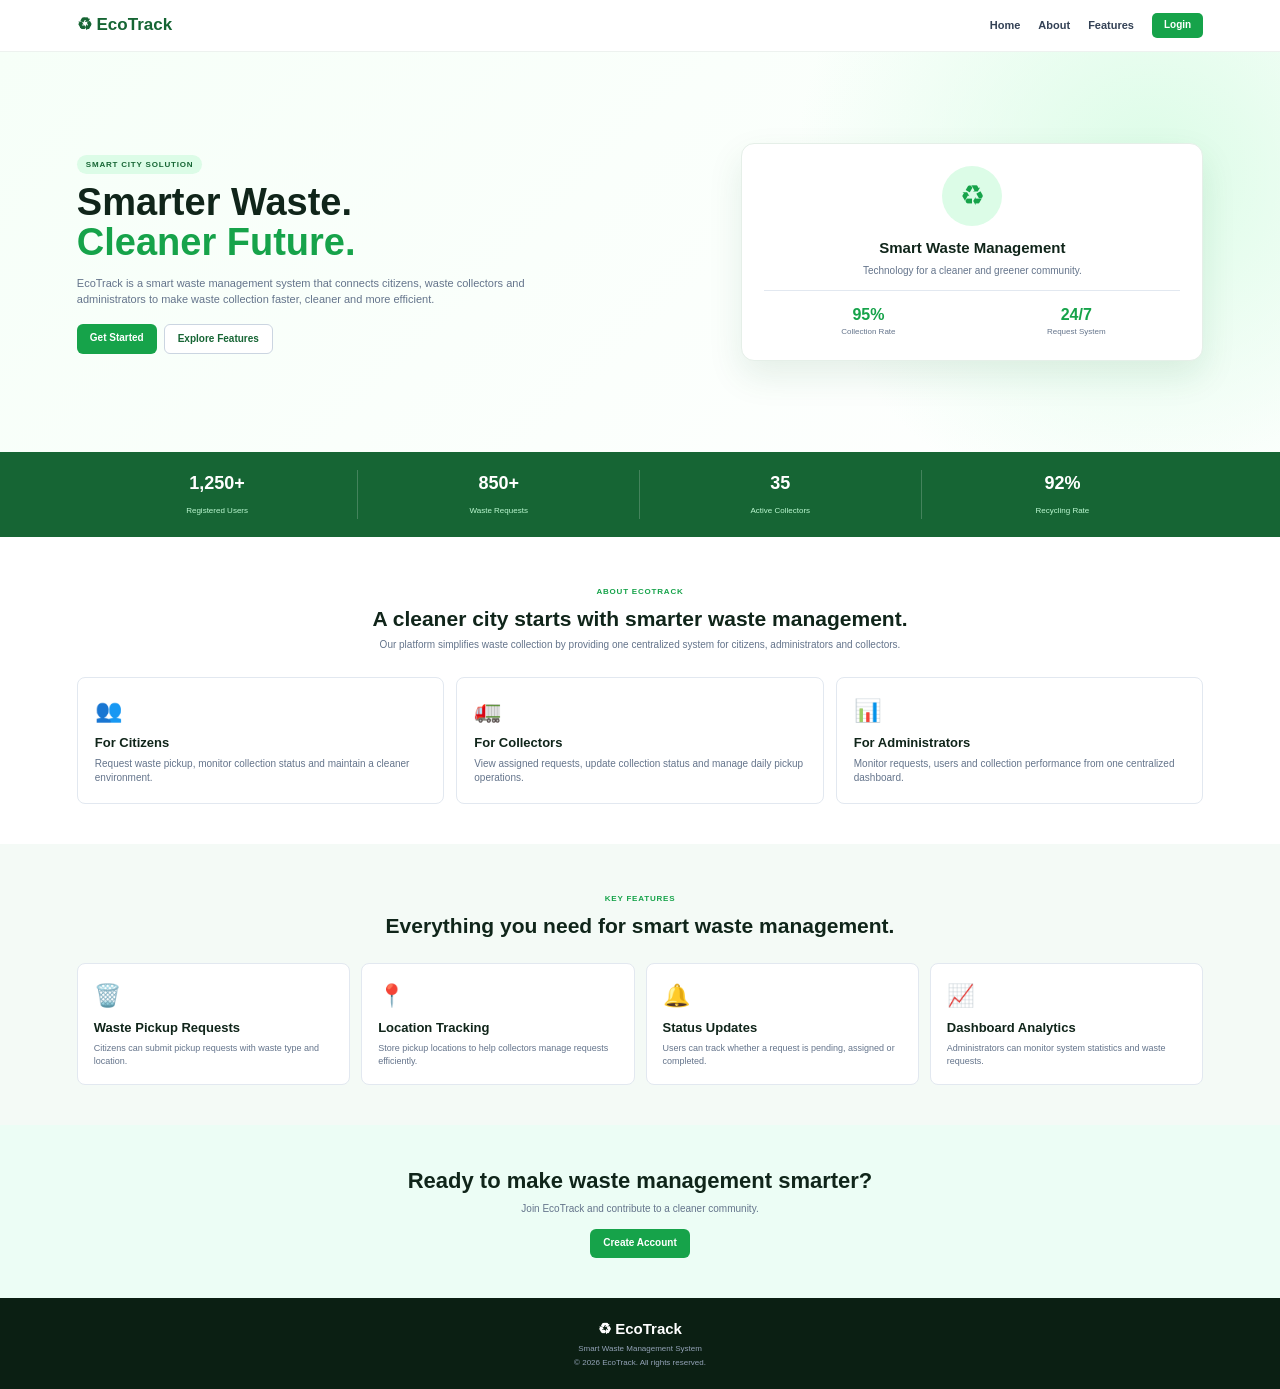
<file: frontend/index.html>
<!DOCTYPE html>
<html lang="en">
<head>
    <meta charset="UTF-8">
    <meta name="viewport" content="width=device-width, initial-scale=1.0">
    <title>EcoTrack - Smart Waste Management</title>
    <link rel="stylesheet" href="css/style.css">
</head>

<body>

<header class="navbar">
    <div class="logo">♻ EcoTrack</div>

    <nav>
        <a href="index.html">Home</a>
        <a href="#about">About</a>
        <a href="#features">Features</a>
        <a href="login.html" class="nav-btn">Login</a>
    </nav>
</header>

<section class="hero">
    <div class="hero-content">
        <span class="badge">SMART CITY SOLUTION</span>

        <h1>Smarter Waste.<br><span>Cleaner Future.</span></h1>

        <p>
            EcoTrack is a smart waste management system that connects
            citizens, waste collectors and administrators to make waste
            collection faster, cleaner and more efficient.
        </p>

        <div class="hero-buttons">
            <a href="register.html" class="btn primary">Get Started</a>
            <a href="#features" class="btn secondary">Explore Features</a>
        </div>
    </div>

    <div class="hero-card">
        <div class="circle-icon">♻</div>
        <h3>Smart Waste Management</h3>
        <p>Technology for a cleaner and greener community.</p>

        <div class="mini-stats">
            <div>
                <strong>95%</strong>
                <span>Collection Rate</span>
            </div>
            <div>
                <strong>24/7</strong>
                <span>Request System</span>
            </div>
        </div>
    </div>
</section>

<section class="stats">
    <div>
        <strong>1,250+</strong>
        <span>Registered Users</span>
    </div>

    <div>
        <strong>850+</strong>
        <span>Waste Requests</span>
    </div>

    <div>
        <strong>35</strong>
        <span>Active Collectors</span>
    </div>

    <div>
        <strong>92%</strong>
        <span>Recycling Rate</span>
    </div>
</section>

<section id="about" class="section">
    <div class="section-title">
        <span>ABOUT ECOTRACK</span>
        <h2>A cleaner city starts with smarter waste management.</h2>
        <p>
            Our platform simplifies waste collection by providing one
            centralized system for citizens, administrators and collectors.
        </p>
    </div>

    <div class="about-grid">
        <div class="about-card">
            <div class="feature-icon">👥</div>
            <h3>For Citizens</h3>
            <p>
                Request waste pickup, monitor collection status and maintain
                a cleaner environment.
            </p>
        </div>

        <div class="about-card">
            <div class="feature-icon">🚛</div>
            <h3>For Collectors</h3>
            <p>
                View assigned requests, update collection status and manage
                daily pickup operations.
            </p>
        </div>

        <div class="about-card">
            <div class="feature-icon">📊</div>
            <h3>For Administrators</h3>
            <p>
                Monitor requests, users and collection performance from one
                centralized dashboard.
            </p>
        </div>
    </div>
</section>

<section id="features" class="section light">
    <div class="section-title">
        <span>KEY FEATURES</span>
        <h2>Everything you need for smart waste management.</h2>
    </div>

    <div class="feature-grid">

        <div class="feature-box">
            <div class="feature-icon">🗑️</div>
            <h3>Waste Pickup Requests</h3>
            <p>Citizens can submit pickup requests with waste type and location.</p>
        </div>

        <div class="feature-box">
            <div class="feature-icon">📍</div>
            <h3>Location Tracking</h3>
            <p>Store pickup locations to help collectors manage requests efficiently.</p>
        </div>

        <div class="feature-box">
            <div class="feature-icon">🔔</div>
            <h3>Status Updates</h3>
            <p>Users can track whether a request is pending, assigned or completed.</p>
        </div>

        <div class="feature-box">
            <div class="feature-icon">📈</div>
            <h3>Dashboard Analytics</h3>
            <p>Administrators can monitor system statistics and waste requests.</p>
        </div>
    </div>
</section>

<section class="cta">
    <h2>Ready to make waste management smarter?</h2>
    <p>Join EcoTrack and contribute to a cleaner community.</p>
    <a href="register.html" class="btn primary">Create Account</a>
</section>

<footer>
    <div class="logo">♻ EcoTrack</div>
    <p>Smart Waste Management System</p>
    <p>© 2026 EcoTrack. All rights reserved.</p>
</footer>

<script src="js/app.js"></script>

</body>
</html>
</file>
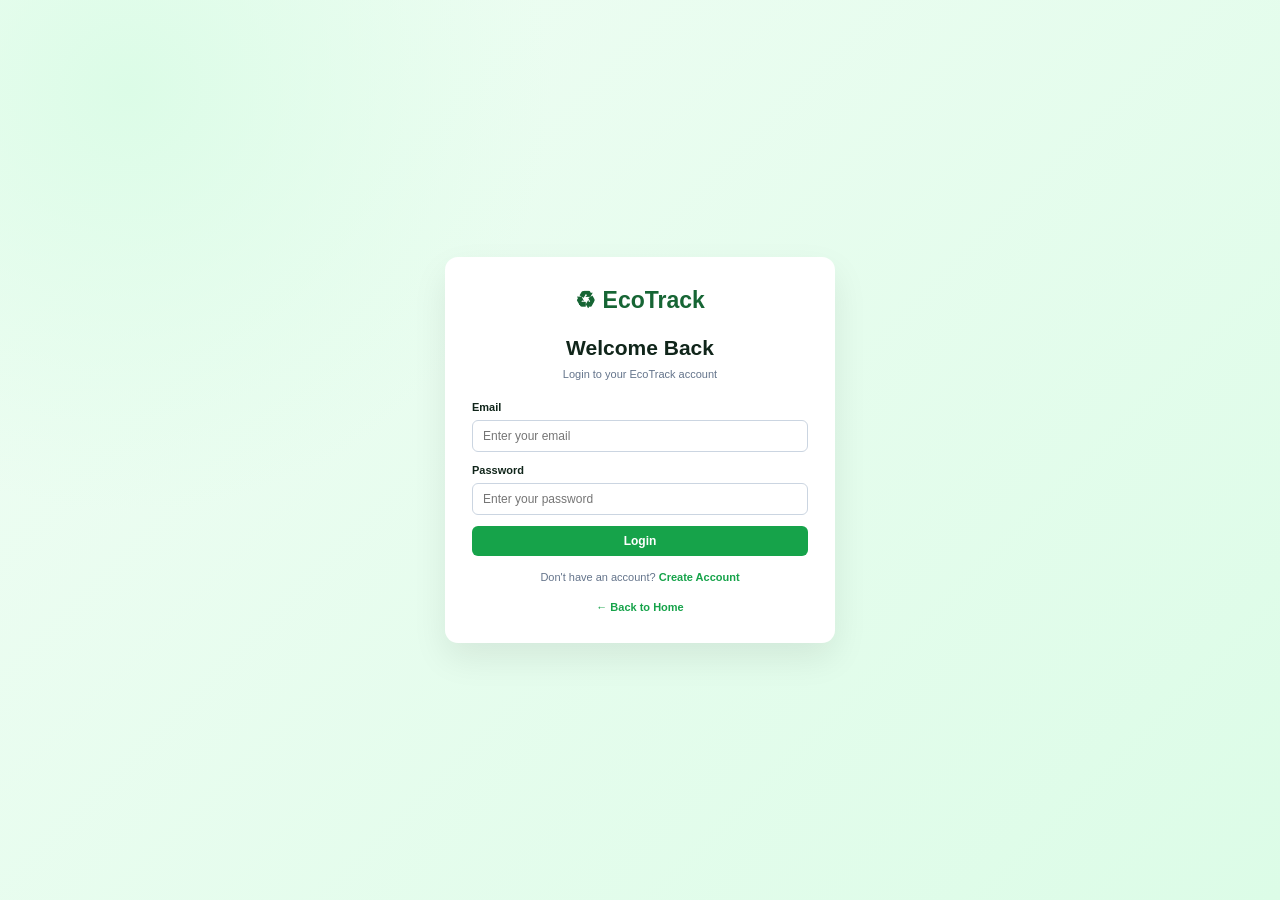
<file: frontend/admin.html>
<!DOCTYPE html>
<html lang="en">

<head>
    <meta charset="UTF-8">
    <meta name="viewport" content="width=device-width, initial-scale=1.0">

    <title>EcoTrack - Admin Dashboard</title>

    <link rel="stylesheet" href="css/style.css">
</head>

<body class="dashboard-body">

    <!-- NAVBAR -->

    <header class="dashboard-nav">

        <div class="logo">
            ♻ EcoTrack
        </div>

        <div class="user-info">

            <span>
                Administrator
            </span>

            <div class="avatar">
                A
            </div>

            <button
                class="logout-btn"
                onclick="logout()">
                Logout
            </button>

        </div>

    </header>


    <!-- DASHBOARD -->

    <main class="dashboard">

        <div class="dashboard-header">

            <h1>Admin Dashboard</h1>

            <p>
                Monitor waste requests and collection operations.
            </p>

        </div>


        <!-- STATISTICS -->

        <div class="dashboard-cards">

            <div class="dashboard-card">

                <span>Total Requests</span>

                <strong id="adminTotal">
                    0
                </strong>

            </div>


            <div class="dashboard-card">

                <span>Pending</span>

                <strong id="adminPending">
                    0
                </strong>

            </div>


            <div class="dashboard-card">

                <span>Assigned</span>

                <strong id="adminAssigned">
                    0
                </strong>

            </div>


            <div class="dashboard-card">

                <span>Completed</span>

                <strong id="adminCompleted">
                    0
                </strong>

            </div>

        </div>


        <!-- REQUEST MANAGEMENT -->

        <section class="panel">

            <h2>Waste Pickup Requests</h2>

            <div class="table-wrapper">

                <table>

                    <thead>

                        <tr>

                            <th>ID</th>

                            <th>Waste</th>

                            <th>Quantity</th>

                            <th>Address</th>

                            <th>Date</th>

                            <th>Status</th>

                            <th>Action</th>

                        </tr>

                    </thead>

                    <tbody id="adminRequestTable">

                        <tr>

                            <td
                                colspan="7"
                                style="text-align:center;">

                                No requests available.

                            </td>

                        </tr>

                    </tbody>

                </table>

            </div>

        </section>


        <!-- USERS -->

        <section class="panel">

            <h2>Registered Users</h2>

            <div class="table-wrapper">

                <table>

                    <thead>

                        <tr>

                            <th>Name</th>

                            <th>Email</th>

                            <th>Phone</th>

                            <th>Role</th>

                        </tr>

                    </thead>

                    <tbody id="adminUserTable">

                        <tr>

                            <td
                                colspan="4"
                                style="text-align:center;">

                                No registered users.

                            </td>

                        </tr>

                    </tbody>

                </table>

            </div>

        </section>

    </main>


    <script src="js/app.js"></script>

</body>

</html>
</file>
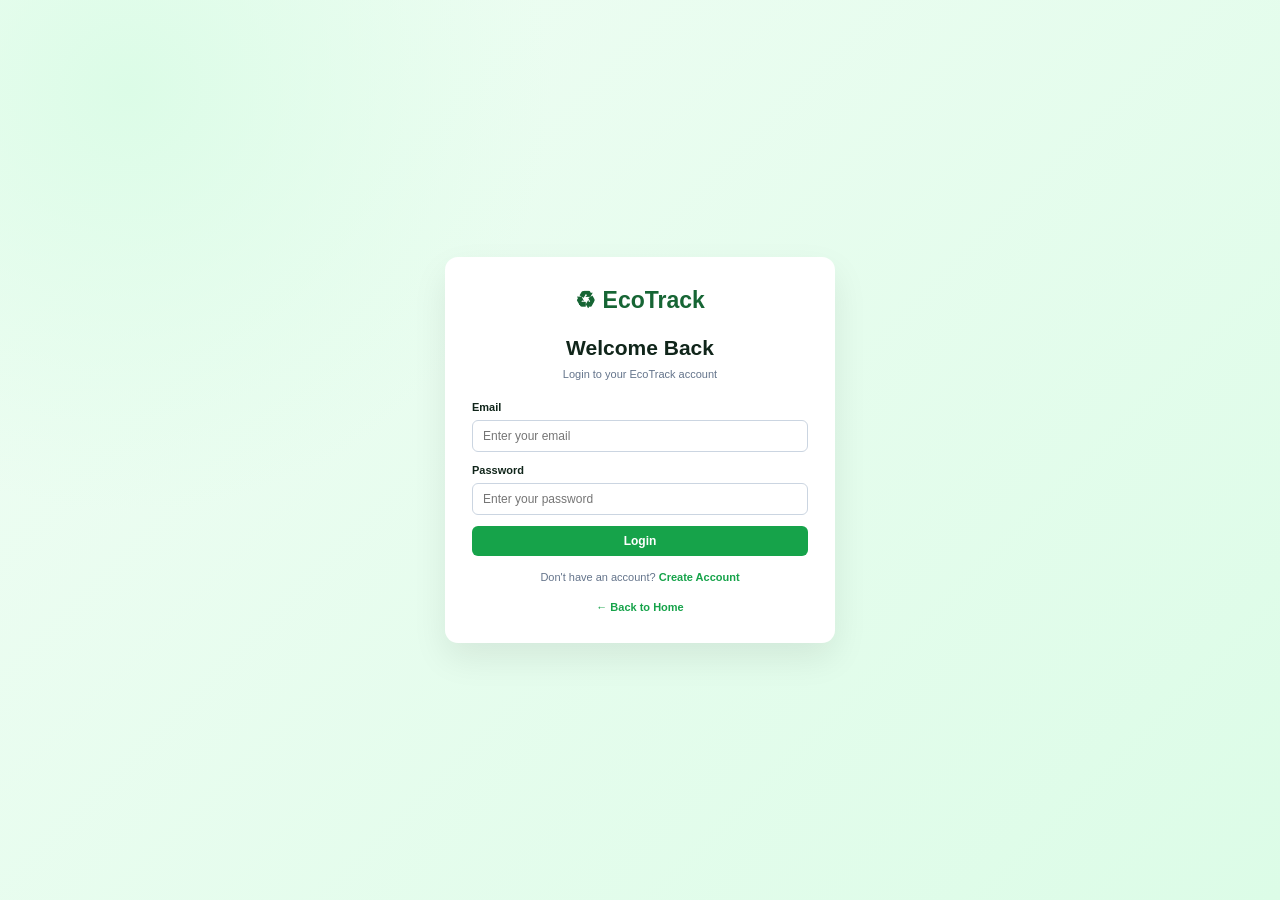
<file: frontend/collector.html>
<!DOCTYPE html>
<html lang="en">

<head>
    <meta charset="UTF-8">
    <meta name="viewport" content="width=device-width, initial-scale=1.0">

    <title>EcoTrack - Collector Dashboard</title>

    <link rel="stylesheet" href="css/style.css">
</head>

<body class="dashboard-body">

    <!-- ==========================================
         NAVBAR
         ========================================== -->

    <header class="dashboard-nav">

        <div class="logo">
            ♻ EcoTrack
        </div>

        <div class="user-info">

            <span>
                Waste Collector
            </span>

            <div class="avatar">
                C
            </div>

            <button
                class="logout-btn"
                onclick="logout()">
                Logout
            </button>

        </div>

    </header>


    <!-- ==========================================
         MAIN DASHBOARD
         ========================================== -->

    <main class="dashboard">

        <div class="dashboard-header">

            <h1>Collector Dashboard</h1>

            <p>
                View assigned waste pickups and update collection status.
            </p>

        </div>


        <!-- ======================================
             STATISTICS
             ====================================== -->

        <div class="dashboard-cards">

            <div class="dashboard-card">

                <span>Total Requests</span>

                <strong id="collectorTotal">
                    0
                </strong>

            </div>


            <div class="dashboard-card">

                <span>Pending</span>

                <strong id="collectorPending">
                    0
                </strong>

            </div>


            <div class="dashboard-card">

                <span>Assigned</span>

                <strong id="collectorAssigned">
                    0
                </strong>

            </div>


            <div class="dashboard-card">

                <span>Completed</span>

                <strong id="collectorCompleted">
                    0
                </strong>

            </div>

        </div>


        <!-- ======================================
             ASSIGNED REQUESTS
             ====================================== -->

        <section class="panel">

            <h2>Assigned Waste Requests</h2>

            <div class="table-wrapper">

                <table>

                    <thead>

                        <tr>

                            <th>ID</th>

                            <th>Waste Type</th>

                            <th>Quantity</th>

                            <th>Pickup Address</th>

                            <th>Date</th>

                            <th>Time</th>

                            <th>Status</th>

                            <th>Action</th>

                        </tr>

                    </thead>


                    <tbody id="collectorRequestTable">

                        <tr>

                            <td
                                colspan="8"
                                style="text-align:center;">

                                No assigned requests.

                            </td>

                        </tr>

                    </tbody>

                </table>

            </div>

        </section>


        <!-- ======================================
             COLLECTION INFORMATION
             ====================================== -->

        <section class="panel">

            <h2>Collection Instructions</h2>

            <p style="font-size:11px; color:#64748b;">

                Collect the assigned waste from the specified
                location and update the request after successful
                collection.

            </p>

        </section>

    </main>


    <script src="js/app.js"></script>

</body>

</html>
</file>
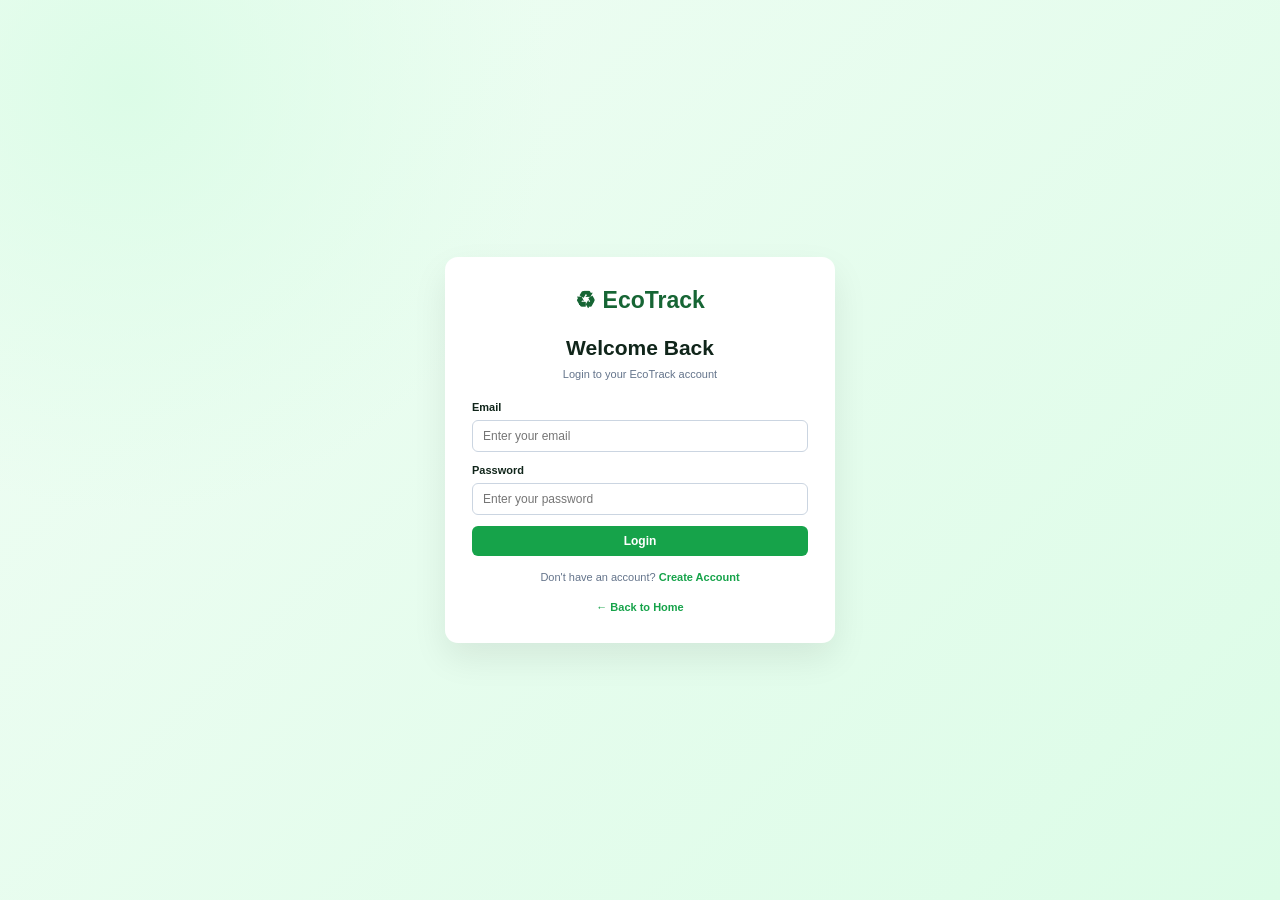
<file: frontend/dashboard.html>
<!DOCTYPE html>
<html lang="en">

<head>
    <meta charset="UTF-8">
    <meta name="viewport" content="width=device-width, initial-scale=1.0">

    <title>EcoTrack - Citizen Dashboard</title>

    <link rel="stylesheet" href="css/style.css">
</head>

<body class="dashboard-body">

    <!-- ==========================================
         NAVBAR
         ========================================== -->

    <header class="dashboard-nav">

        <div class="logo">
            ♻ EcoTrack
        </div>

        <div class="user-info">

            <span>
                Welcome, <strong class="user-name">Citizen</strong>
            </span>

            <div class="avatar">
                C
            </div>

            <button
                class="logout-btn"
                onclick="logout()">
                Logout
            </button>

        </div>

    </header>


    <!-- ==========================================
         DASHBOARD
         ========================================== -->

    <main class="dashboard">

        <!-- Header -->

        <div class="dashboard-header">

            <h1>Citizen Dashboard</h1>

            <p>
                Request waste pickup and track your collection status.
            </p>

        </div>


        <!-- ======================================
             STATISTICS
             ====================================== -->

        <div class="dashboard-cards">

            <div class="dashboard-card">

                <span>Total Requests</span>

                <strong id="totalRequests">
                    0
                </strong>

            </div>


            <div class="dashboard-card">

                <span>Pending</span>

                <strong id="pendingRequests">
                    0
                </strong>

            </div>


            <div class="dashboard-card">

                <span>Assigned</span>

                <strong id="assignedRequests">
                    0
                </strong>

            </div>


            <div class="dashboard-card">

                <span>Completed</span>

                <strong id="completedRequests">
                    0
                </strong>

            </div>

        </div>


        <!-- ======================================
             REQUEST WASTE PICKUP
             ====================================== -->

        <section class="panel">

            <h2>Request Waste Pickup</h2>

            <form
                id="wasteRequestForm"
                class="request-form">

                <!-- Waste Type -->

                <div class="form-group">

                    <label for="wasteType">
                        Waste Type
                    </label>

                    <select
                        id="wasteType"
                        required>

                        <option value="">
                            Select waste type
                        </option>

                        <option value="Plastic">
                            Plastic
                        </option>

                        <option value="Paper">
                            Paper
                        </option>

                        <option value="Organic">
                            Organic
                        </option>

                        <option value="Glass">
                            Glass
                        </option>

                        <option value="Metal">
                            Metal
                        </option>

                        <option value="Electronic">
                            Electronic Waste
                        </option>

                        <option value="Mixed">
                            Mixed Waste
                        </option>

                    </select>

                </div>


                <!-- Quantity -->

                <div class="form-group">

                    <label for="quantity">
                        Quantity
                    </label>

                    <select
                        id="quantity"
                        required>

                        <option value="">
                            Select quantity
                        </option>

                        <option value="Small">
                            Small
                        </option>

                        <option value="Medium">
                            Medium
                        </option>

                        <option value="Large">
                            Large
                        </option>

                    </select>

                </div>


                <!-- Address -->

                <div class="form-group full">

                    <label for="address">
                        Pickup Address
                    </label>

                    <input
                        type="text"
                        id="address"
                        placeholder="Enter pickup location"
                        required>

                </div>


                <!-- Date -->

                <div class="form-group">

                    <label for="pickupDate">
                        Pickup Date
                    </label>

                    <input
                        type="date"
                        id="pickupDate"
                        required>

                </div>


                <!-- Time -->

                <div class="form-group">

                    <label for="pickupTime">
                        Preferred Time
                    </label>

                    <select
                        id="pickupTime"
                        required>

                        <option value="">
                            Select time
                        </option>

                        <option value="Morning">
                            Morning
                        </option>

                        <option value="Afternoon">
                            Afternoon
                        </option>

                        <option value="Evening">
                            Evening
                        </option>

                    </select>

                </div>


                <!-- Notes -->

                <div class="form-group full">

                    <label for="notes">
                        Additional Notes
                    </label>

                    <textarea
                        id="notes"
                        placeholder="Any additional information..."
                        rows="2">
                    </textarea>

                </div>


                <!-- Submit -->

                <div class="full">

                    <button
                        type="submit"
                        class="btn primary">

                        Submit Pickup Request

                    </button>

                </div>

            </form>

        </section>


        <!-- ======================================
             MY REQUESTS
             ====================================== -->

        <section class="panel">

            <h2>My Waste Requests</h2>

            <div class="table-wrapper">

                <table>

                    <thead>

                        <tr>

                            <th>ID</th>

                            <th>Waste Type</th>

                            <th>Quantity</th>

                            <th>Address</th>

                            <th>Date</th>

                            <th>Status</th>

                        </tr>

                    </thead>


                    <tbody id="requestTableBody">

                        <tr>

                            <td
                                colspan="6"
                                style="text-align:center;">

                                No waste requests yet.

                            </td>

                        </tr>

                    </tbody>

                </table>

            </div>

        </section>

    </main>


    <script src="js/app.js"></script>

</body>

</html>
</file>
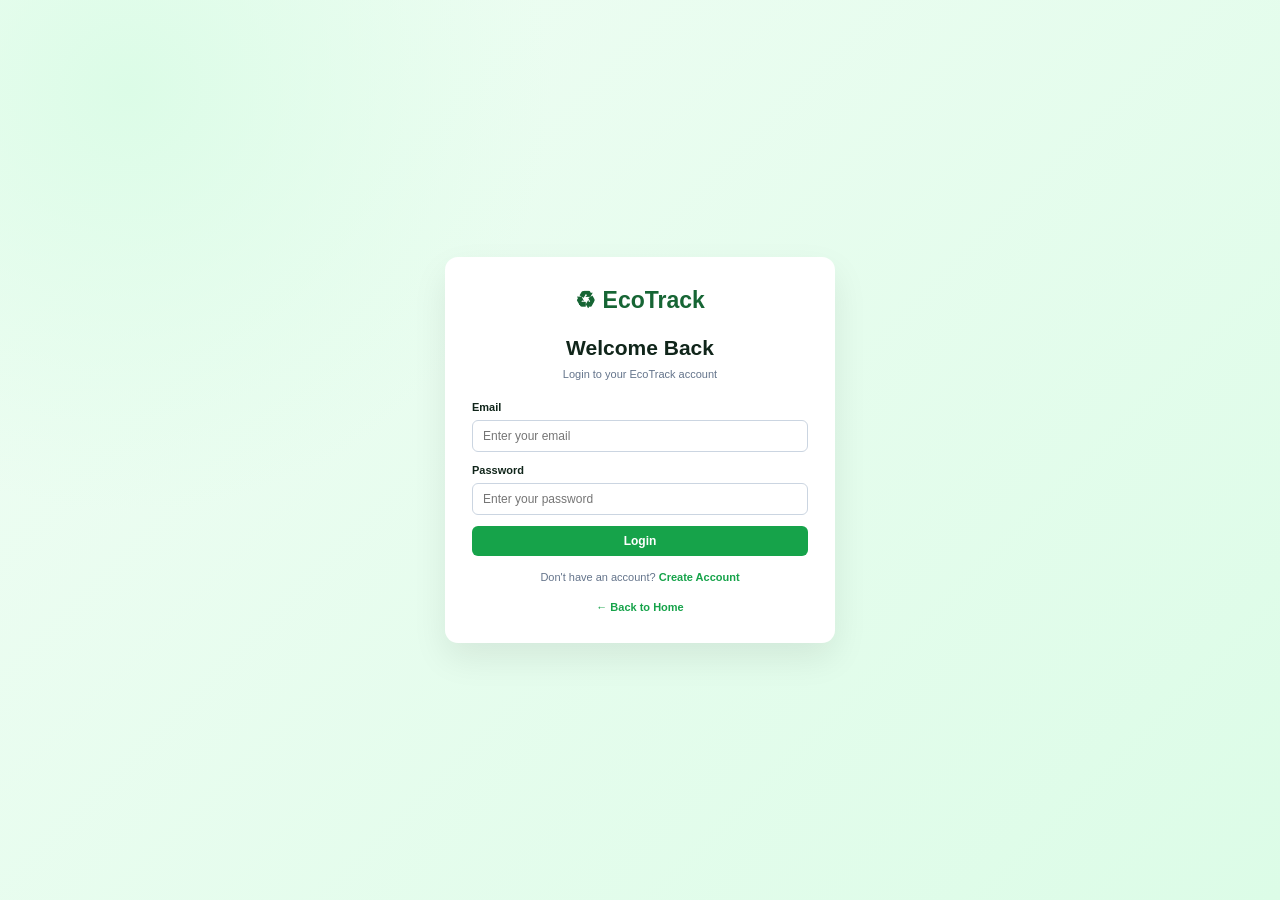
<file: frontend/login.html>
<!DOCTYPE html>
<html lang="en">
<head>
    <meta charset="UTF-8">
    <meta name="viewport" content="width=device-width, initial-scale=1.0">
    <title>EcoTrack - Login</title>
    <link rel="stylesheet" href="css/style.css">
</head>

<body>

<div class="auth-page">

    <div class="auth-card">

        <div class="auth-logo">
            <h1>♻ EcoTrack</h1>
        </div>

        <h2>Welcome Back</h2>

        <p class="auth-subtitle">
            Login to your EcoTrack account
        </p>

        <form id="loginForm">

            <div class="form-group">
                <label for="loginEmail">Email</label>
                <input
                    type="email"
                    id="loginEmail"
                    placeholder="Enter your email"
                    required
                >
            </div>

            <div class="form-group">
                <label for="loginPassword">Password</label>
                <input
                    type="password"
                    id="loginPassword"
                    placeholder="Enter your password"
                    required
                >
            </div>

            <button type="submit" class="btn primary full-btn">
                Login
            </button>

        </form>

        <p class="auth-footer">
            Don't have an account?
            <a href="register.html">Create Account</a>
        </p>

        <p class="auth-footer">
            <a href="index.html">← Back to Home</a>
        </p>

    </div>

</div>

<script src="js/app.js"></script>

</body>
</html>
</file>
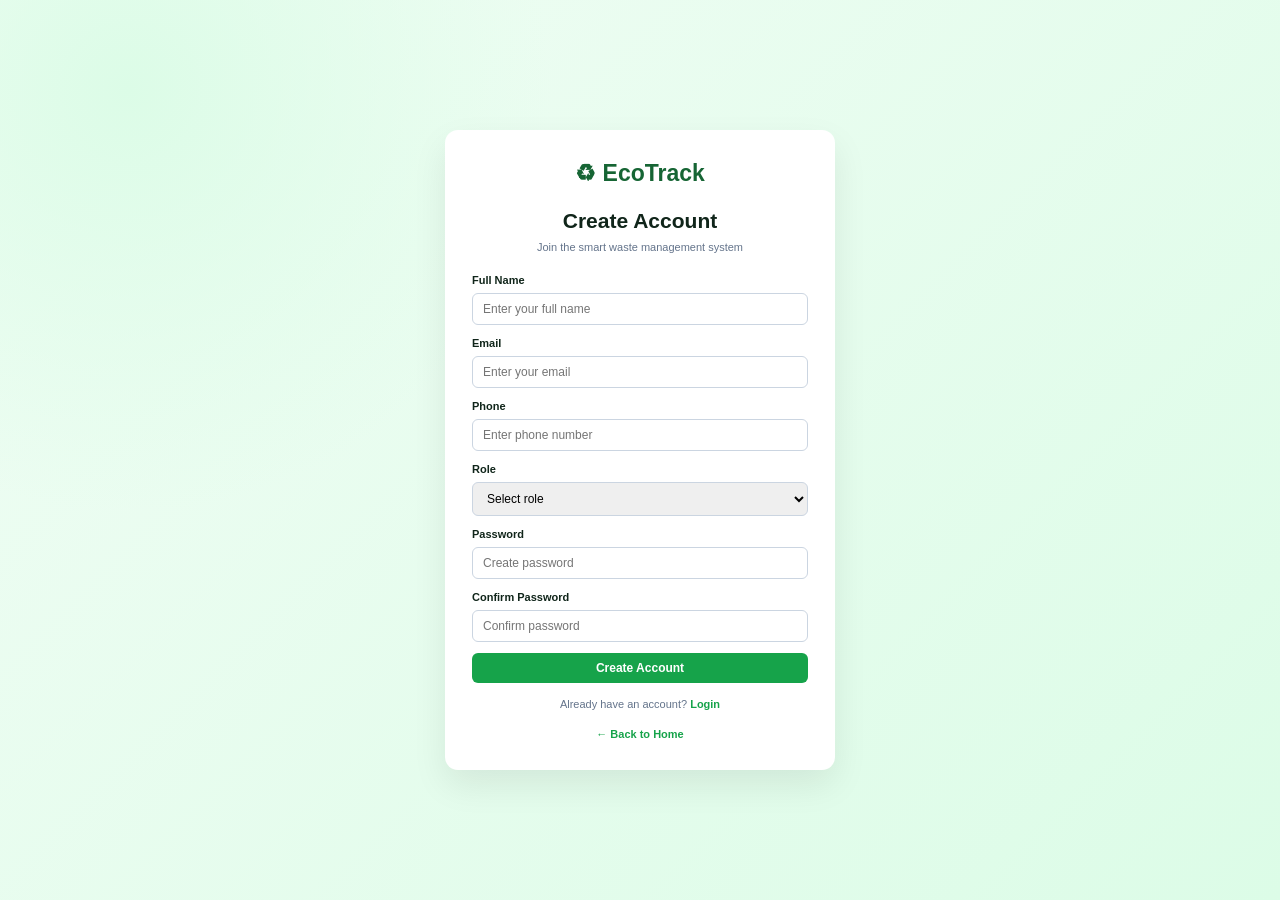
<file: frontend/register.html>
<!DOCTYPE html>
<html lang="en">
<head>
    <meta charset="UTF-8">
    <meta name="viewport" content="width=device-width, initial-scale=1.0">
    <title>EcoTrack - Register</title>
    <link rel="stylesheet" href="css/style.css">
</head>

<body>

<div class="auth-page">

    <div class="auth-card">

        <div class="auth-logo">
            <h1>♻ EcoTrack</h1>
        </div>

        <h2>Create Account</h2>

        <p class="auth-subtitle">
            Join the smart waste management system
        </p>

        <form id="registerForm">

            <div class="form-group">
                <label for="registerName">Full Name</label>
                <input
                    type="text"
                    id="registerName"
                    placeholder="Enter your full name"
                    required
                >
            </div>

            <div class="form-group">
                <label for="registerEmail">Email</label>
                <input
                    type="email"
                    id="registerEmail"
                    placeholder="Enter your email"
                    required
                >
            </div>

            <div class="form-group">
                <label for="registerPhone">Phone</label>
                <input
                    type="tel"
                    id="registerPhone"
                    placeholder="Enter phone number"
                    required
                >
            </div>

            <div class="form-group">
                <label for="registerRole">Role</label>

                <select id="registerRole" required>
                    <option value="">Select role</option>
                    <option value="citizen">Citizen</option>
                    <option value="collector">Waste Collector</option>
                </select>
            </div>

            <div class="form-group">
                <label for="registerPassword">Password</label>

                <input
                    type="password"
                    id="registerPassword"
                    placeholder="Create password"
                    required
                >
            </div>

            <div class="form-group">
                <label for="confirmPassword">Confirm Password</label>

                <input
                    type="password"
                    id="confirmPassword"
                    placeholder="Confirm password"
                    required
                >
            </div>

            <button type="submit" class="btn primary full-btn">
                Create Account
            </button>

        </form>

        <p class="auth-footer">
            Already have an account?
            <a href="login.html">Login</a>
        </p>

        <p class="auth-footer">
            <a href="index.html">← Back to Home</a>
        </p>

    </div>

</div>

<script src="js/app.js"></script>

</body>
</html>
</file>
<file: frontend/css/style.css>
/* =========================================================
   ECOTRACK - SMART WASTE MANAGEMENT SYSTEM
   COMPLETE COMPACT CSS
   ========================================================= */

* {
    margin: 0;
    padding: 0;
    box-sizing: border-box;
}

:root {
    --green: #16a34a;
    --dark-green: #166534;
    --light-green: #dcfce7;
    --dark: #10251a;
    --gray: #64748b;
    --light: #f4faf6;
    --white: #ffffff;
    --border: #e2e8f0;
    --red: #dc2626;
    --blue: #2563eb;
    --orange: #d97706;
}

html {
    scroll-behavior: smooth;
}

body {
    font-family: Arial, Helvetica, sans-serif;
    background: #ffffff;
    color: var(--dark);
    line-height: 1.45;
}

/* =========================================================
   COMMON
   ========================================================= */

a {
    color: inherit;
}

button,
input,
select,
textarea {
    font-family: inherit;
}

.btn {
    display: inline-block;
    text-decoration: none;
    border: none;
    cursor: pointer;
    padding: 8px 15px;
    border-radius: 6px;
    font-size: 11px;
    font-weight: 700;
    transition: .2s;
}

.primary {
    background: var(--green);
    color: white;
}

.primary:hover {
    background: var(--dark-green);
}

.secondary {
    background: white;
    color: var(--dark-green);
    border: 1px solid #cbd5e1;
}

.secondary:hover {
    border-color: var(--green);
}

/* =========================================================
   HOME NAVBAR
   ========================================================= */

.navbar {
    height: 52px;
    padding: 0 6%;
    display: flex;
    align-items: center;
    justify-content: space-between;
    background: white;
    border-bottom: 1px solid #edf2ef;
    position: sticky;
    top: 0;
    z-index: 100;
}

.logo {
    color: var(--dark-green);
    font-size: 17px;
    font-weight: 800;
}

.navbar nav {
    display: flex;
    align-items: center;
    gap: 18px;
}

.navbar a {
    text-decoration: none;
    color: #334155;
    font-size: 11px;
    font-weight: 600;
}

.navbar a:hover {
    color: var(--green);
}

.nav-btn {
    background: var(--green);
    color: white !important;
    padding: 5px 12px !important;
    border-radius: 5px;
    font-size: 10px !important;
}

/* =========================================================
   HOME HERO
   ========================================================= */

.hero {
    min-height: 400px;
    padding: 40px 6%;
    display: grid;
    grid-template-columns: 1.15fr .85fr;
    align-items: center;
    gap: 40px;
    background:
        radial-gradient(
            circle at 90% 30%,
            #dcfce7 0,
            transparent 30%
        ),
        linear-gradient(
            135deg,
            #f6fff8,
            #ffffff
        );
}

.hero-content {
    max-width: 600px;
}

.badge {
    display: inline-block;
    padding: 4px 9px;
    background: var(--light-green);
    color: var(--dark-green);
    font-size: 8px;
    font-weight: bold;
    letter-spacing: .8px;
    border-radius: 20px;
    margin-bottom: 9px;
}

.hero h1 {
    font-size: 38px;
    line-height: 1.05;
    margin-bottom: 12px;
}

.hero h1 span {
    color: var(--green);
}

.hero p {
    color: var(--gray);
    font-size: 11px;
    line-height: 1.5;
    max-width: 500px;
    margin-bottom: 16px;
}

.hero-buttons {
    display: flex;
    gap: 7px;
}

.hero-buttons .btn {
    padding: 7px 13px;
    font-size: 10px;
}

/* =========================================================
   HERO CARD
   ========================================================= */

.hero-card {
    background: white;
    padding: 22px;
    border-radius: 13px;
    box-shadow: 0 15px 35px rgba(22, 101, 52, .10);
    text-align: center;
    border: 1px solid #e5efe8;
}

.circle-icon {
    width: 60px;
    height: 60px;
    margin: 0 auto 11px;
    border-radius: 50%;
    background: var(--light-green);
    color: var(--green);
    display: grid;
    place-items: center;
    font-size: 28px;
}

.hero-card h3 {
    font-size: 15px;
    margin-bottom: 4px;
}

.hero-card p {
    font-size: 10px;
    color: var(--gray);
    margin-bottom: 12px;
}

.mini-stats {
    display: grid;
    grid-template-columns: 1fr 1fr;
    border-top: 1px solid var(--border);
    padding-top: 12px;
}

.mini-stats div {
    display: flex;
    flex-direction: column;
}

.mini-stats strong {
    font-size: 16px;
    color: var(--green);
}

.mini-stats span {
    font-size: 8px;
    color: var(--gray);
}

/* =========================================================
   HOME STATISTICS
   ========================================================= */

.stats {
    display: grid;
    grid-template-columns: repeat(4, 1fr);
    padding: 18px 6%;
    background: var(--dark-green);
    color: white;
}

.stats div {
    text-align: center;
    border-right: 1px solid rgba(255,255,255,.2);
}

.stats div:last-child {
    border-right: none;
}

.stats strong {
    display: block;
    font-size: 18px;
}

.stats span {
    color: #bbf7d0;
    font-size: 8px;
}

/* =========================================================
   GENERAL SECTIONS
   ========================================================= */

.section {
    padding: 40px 6%;
}

.light {
    background: var(--light);
}

.section-title {
    max-width: 600px;
    margin: 0 auto 25px;
    text-align: center;
}

.section-title > span {
    color: var(--green);
    font-size: 8px;
    font-weight: bold;
    letter-spacing: .8px;
}

.section-title h2 {
    font-size: 21px;
    line-height: 1.2;
    margin: 6px 0;
}

.section-title p {
    color: var(--gray);
    font-size: 10px;
}

/* =========================================================
   ABOUT ECOTRACK
   ========================================================= */

.about-grid {
    display: grid;
    grid-template-columns: repeat(3, 1fr);
    gap: 12px;
}

.about-card {
    padding: 17px;
    border-radius: 8px;
    background: white;
    border: 1px solid var(--border);
}

.feature-icon {
    font-size: 22px;
}

.about-card h3 {
    margin: 7px 0 4px;
    font-size: 13px;
}

.about-card p {
    color: var(--gray);
    font-size: 10px;
    line-height: 1.45;
}

/* =========================================================
   KEY FEATURES
   ========================================================= */

.feature-grid {
    display: grid;
    grid-template-columns: repeat(4, 1fr);
    gap: 11px;
}

.feature-box {
    padding: 16px;
    background: white;
    border-radius: 8px;
    border: 1px solid var(--border);
    transition: .2s;
}

.feature-box:hover {
    transform: translateY(-3px);
    box-shadow: 0 10px 22px rgba(0,0,0,.06);
}

.feature-box h3 {
    margin: 7px 0 4px;
    font-size: 13px;
}

.feature-box p {
    color: var(--gray);
    font-size: 9px;
    line-height: 1.45;
}

/* =========================================================
   CTA
   ========================================================= */

.cta {
    text-align: center;
    padding: 40px 15px;
    background: #ecfdf5;
}

.cta h2 {
    font-size: 22px;
    margin-bottom: 5px;
}

.cta p {
    color: var(--gray);
    font-size: 10px;
    margin-bottom: 13px;
}

.cta .btn {
    font-size: 10px;
    padding: 7px 13px;
}

/* =========================================================
   FOOTER
   ========================================================= */

footer {
    background: #0b1f13;
    color: white;
    padding: 20px 6%;
    text-align: center;
}

footer .logo {
    color: white;
    font-size: 15px;
}

footer p {
    color: #94a3b8;
    margin-top: 3px;
    font-size: 8px;
}

/* =========================================================
   LOGIN / REGISTER
   ========================================================= */

.auth-page {
    min-height: 100vh;
    display: grid;
    place-items: center;
    padding: 20px;
    background:
        radial-gradient(
            circle at 10% 10%,
            #dcfce7,
            transparent 30%
        ),
        linear-gradient(
            135deg,
            #f0fdf4,
            #dcfce7
        );
}

.auth-card {
    width: 100%;
    max-width: 390px;
    background: white;
    padding: 27px;
    border-radius: 13px;
    box-shadow: 0 15px 35px rgba(0,0,0,.08);
}

.auth-logo {
    text-align: center;
    margin-bottom: 15px;
}

.auth-logo h1 {
    color: var(--dark-green);
    font-size: 23px;
}

.auth-card h2 {
    text-align: center;
    margin-bottom: 4px;
    font-size: 21px;
}

.auth-subtitle {
    text-align: center;
    color: var(--gray);
    margin-bottom: 17px;
    font-size: 11px;
}

.form-group {
    margin-bottom: 11px;
}

.form-group label {
    display: block;
    margin-bottom: 4px;
    font-weight: 600;
    font-size: 11px;
}

.form-group input,
.form-group select,
.form-group textarea {
    width: 100%;
    padding: 8px 10px;
    border: 1px solid #cbd5e1;
    border-radius: 6px;
    outline: none;
    font-size: 12px;
    font-family: inherit;
}

.form-group input:focus,
.form-group select:focus,
.form-group textarea:focus {
    border-color: var(--green);
    box-shadow: 0 0 0 2px rgba(22,163,74,.1);
}

.full-btn {
    width: 100%;
    cursor: pointer;
    font-size: 12px;
}

.auth-footer {
    text-align: center;
    margin-top: 14px;
    color: var(--gray);
    font-size: 11px;
}

.auth-footer a {
    color: var(--green);
    font-weight: bold;
    text-decoration: none;
}

/* =========================================================
   DASHBOARD BODY
   ========================================================= */

.dashboard-body {
    background: #f6f8f7;
}

/* =========================================================
   DASHBOARD NAVBAR
   ========================================================= */

.dashboard-nav {
    background: white;
    min-height: 52px;
    padding: 0 4%;
    display: flex;
    align-items: center;
    justify-content: space-between;
    border-bottom: 1px solid var(--border);
}

.dashboard-nav .logo {
    font-size: 18px;
}

.dashboard-nav .user-info {
    display: flex;
    align-items: center;
    gap: 7px;
    font-size: 11px;
}

.avatar {
    width: 29px;
    height: 29px;
    border-radius: 50%;
    background: var(--light-green);
    display: grid;
    place-items: center;
    color: var(--dark-green);
    font-weight: bold;
    font-size: 11px;
}

.logout-btn {
    border: none;
    background: #fee2e2;
    color: #b91c1c;
    padding: 5px 9px;
    border-radius: 5px;
    cursor: pointer;
    font-weight: bold;
    font-size: 10px;
}

/* =========================================================
   DASHBOARD MAIN
   ========================================================= */

.dashboard {
    padding: 18px 4%;
    max-width: 1350px;
    margin: auto;
}

.dashboard-header {
    margin-bottom: 12px;
}

.dashboard-header h1 {
    font-size: 21px;
    line-height: 1.2;
    margin-bottom: 2px;
}

.dashboard-header p {
    font-size: 11px;
    color: var(--gray);
}

/* =========================================================
   DASHBOARD CARDS
   ========================================================= */

.dashboard-cards {
    display: grid;
    grid-template-columns: repeat(4, 1fr);
    gap: 10px;
    margin-bottom: 13px;
}

.dashboard-card {
    background: white;
    padding: 12px 15px;
    border-radius: 8px;
    border: 1px solid var(--border);
}

.dashboard-card span {
    color: var(--gray);
    font-size: 10px;
}

.dashboard-card strong {
    display: block;
    font-size: 20px;
    margin-top: 2px;
    color: var(--dark-green);
}

/* Card colors */

.dashboard-card:nth-child(1) strong {
    color: var(--dark-green);
}

.dashboard-card:nth-child(2) strong {
    color: var(--orange);
}

.dashboard-card:nth-child(3) strong {
    color: var(--blue);
}

.dashboard-card:nth-child(4) strong {
    color: var(--green);
}

/* =========================================================
   DASHBOARD PANELS
   ========================================================= */

.panel {
    background: white;
    border-radius: 8px;
    border: 1px solid var(--border);
    padding: 13px 15px;
    margin-bottom: 13px;
}

.panel h2 {
    font-size: 15px;
    margin-bottom: 10px;
}

/* =========================================================
   TABLES
   ========================================================= */

.table-wrapper {
    width: 100%;
    overflow-x: auto;
}

table {
    width: 100%;
    border-collapse: collapse;
    font-size: 11px;
}

th,
td {
    text-align: left;
    padding: 7px 8px;
    border-bottom: 1px solid var(--border);
    white-space: nowrap;
}

th {
    background: #f8fafc;
    font-size: 10px;
    color: #475569;
}

tbody tr:hover {
    background: #f8fafc;
}

/* =========================================================
   STATUS
   ========================================================= */

.status {
    display: inline-block;
    padding: 3px 7px;
    border-radius: 20px;
    font-size: 9px;
    font-weight: bold;
}

.status.pending {
    background: #fef3c7;
    color: #92400e;
}

.status.assigned {
    background: #dbeafe;
    color: #1e40af;
}

.status.completed {
    background: #dcfce7;
    color: #166534;
}

.status.cancelled {
    background: #fee2e2;
    color: #991b1b;
}

/* =========================================================
   TABLE BUTTONS
   ========================================================= */

table .btn {
    padding: 5px 8px !important;
    font-size: 9px !important;
}

/* =========================================================
   REQUEST FORM
   ========================================================= */

.request-form {
    display: grid;
    grid-template-columns: 1fr 1fr;
    gap: 7px;
}

.request-form .full {
    grid-column: 1 / -1;
}

.request-form .form-group {
    margin-bottom: 5px;
}

.request-form .form-group label {
    font-size: 10px;
    margin-bottom: 3px;
}

.request-form .form-group input,
.request-form .form-group select,
.request-form .form-group textarea {
    padding: 7px 8px;
    font-size: 11px;
    border-radius: 6px;
}

.request-form textarea {
    min-height: 50px;
    resize: vertical;
}

.dashboard .btn {
    padding: 7px 13px;
    font-size: 10px;
}

/* =========================================================
   ADMIN / COLLECTOR TABLES
   ========================================================= */

#adminRequestsTable td:last-child,
#collectorRequestsTable td:last-child {
    min-width: 80px;
}

/* =========================================================
   RESPONSIVE - TABLET
   ========================================================= */

@media (max-width: 1000px) {

    .hero {
        grid-template-columns: 1fr;
        padding: 45px 6%;
    }

    .hero-card {
        max-width: 450px;
        width: 100%;
        margin: auto;
    }

    .feature-grid {
        grid-template-columns: 1fr 1fr;
    }

    .dashboard-cards {
        grid-template-columns: 1fr 1fr;
    }
}

/* =========================================================
   RESPONSIVE - MOBILE
   ========================================================= */

@media (max-width: 650px) {

    /* Navbar */

    .navbar {
        padding: 0 15px;
    }

    .navbar nav {
        gap: 7px;
    }

    .navbar nav a:not(.nav-btn) {
        display: none;
    }

    .navbar .logo {
        font-size: 16px;
    }

    /* Hero */

    .hero {
        min-height: auto;
        padding: 35px 18px;
        gap: 30px;
    }

    .hero h1 {
        font-size: 32px;
    }

    .hero p {
        font-size: 10px;
    }

    .hero-buttons {
        flex-direction: column;
    }

    .hero-buttons .btn {
        width: 100%;
        text-align: center;
    }

    /* Stats */

    .stats {
        grid-template-columns: 1fr 1fr;
        padding: 18px;
        gap: 15px;
    }

    .stats div {
        border-right: none;
    }

    .stats strong {
        font-size: 17px;
    }

    .stats span {
        font-size: 8px;
    }

    /* Sections */

    .section {
        padding: 38px 18px;
    }

    .section-title h2 {
        font-size: 19px;
    }

    .section-title p {
        font-size: 9px;
    }

    .about-grid,
    .feature-grid {
        grid-template-columns: 1fr;
    }

    /* CTA */

    .cta {
        padding: 40px 18px;
    }

    .cta h2 {
        font-size: 20px;
    }

    /* Auth */

    .auth-card {
        padding: 23px 18px;
    }

    /* Dashboard */

    .dashboard {
        padding: 15px 12px;
    }

    .dashboard-header h1 {
        font-size: 19px;
    }

    .dashboard-header p {
        font-size: 10px;
    }

    .dashboard-cards {
        grid-template-columns: 1fr 1fr;
        gap: 7px;
    }

    .dashboard-card {
        padding: 10px 11px;
    }

    .dashboard-card span {
        font-size: 9px;
    }

    .dashboard-card strong {
        font-size: 18px;
    }

    .panel {
        padding: 11px;
    }

    .panel h2 {
        font-size: 14px;
    }

    .dashboard-nav {
        padding: 0 12px;
        min-height: 48px;
    }

    .dashboard-nav .logo {
        font-size: 16px;
    }

    .dashboard-nav .user-info span {
        display: none;
    }

    .request-form {
        grid-template-columns: 1fr;
    }

    .request-form .full {
        grid-column: auto;
    }

    table {
        font-size: 10px;
    }

    th,
    td {
        padding: 6px;
    }

    th {
        font-size: 9px;
    }
}

/* =========================================================
   VERY SMALL MOBILE
   ========================================================= */

@media (max-width: 400px) {

    .dashboard-cards {
        grid-template-columns: 1fr;
    }

    .hero h1 {
        font-size: 29px;
    }

    .dashboard-nav .logo {
        font-size: 15px;
    }

    .logout-btn {
        padding: 4px 7px;
        font-size: 9px;
    }
}
</file>
